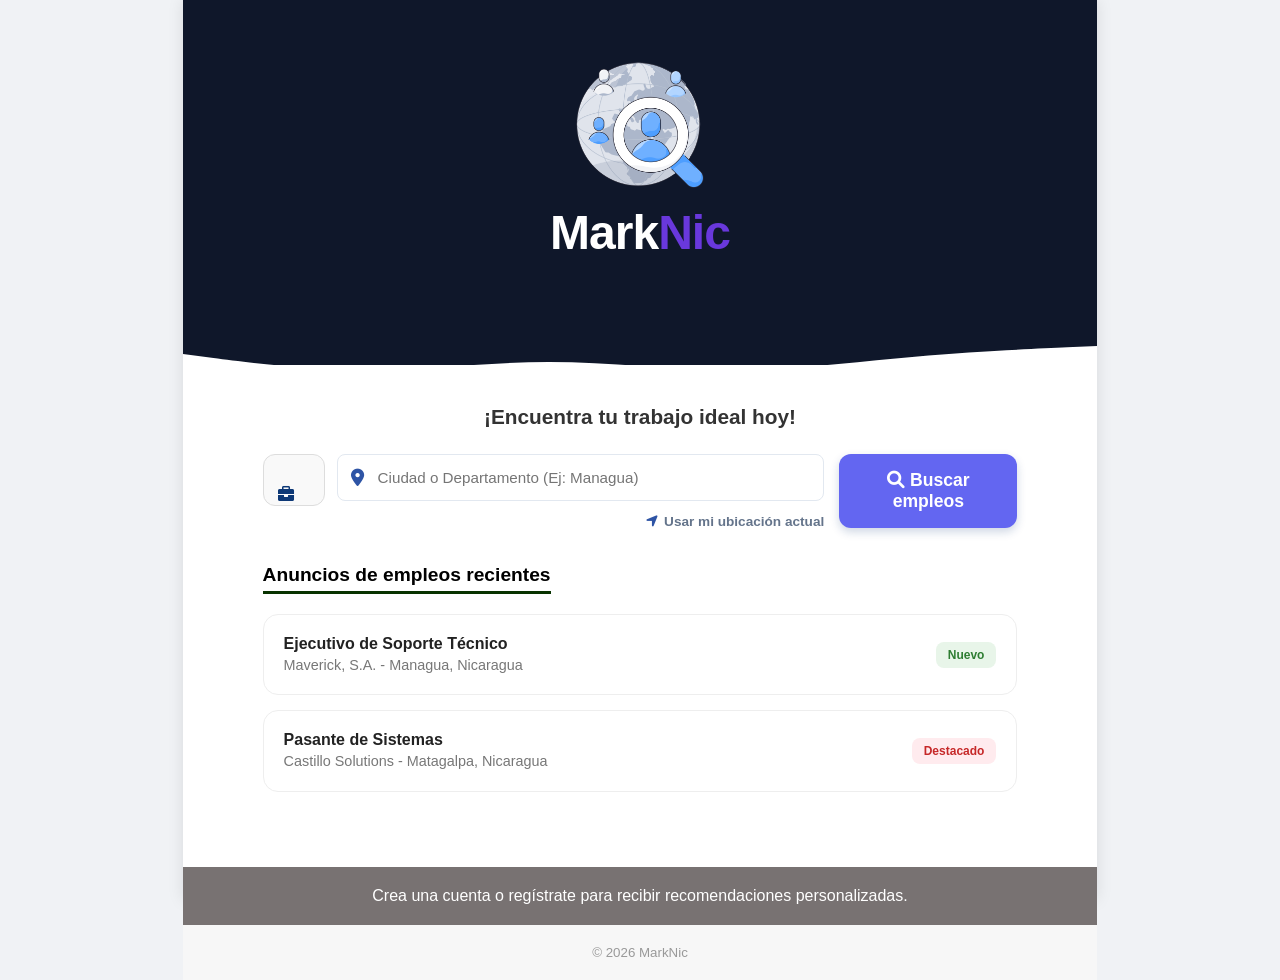
<file: index.html>
<html lang="es">

<head>
    <meta charset="UTF-8">
    <meta name="viewport" content="width=device-width, initial-scale=1.0">
    <title>MarkNic - Encuentra tu Empleo</title>
    <link rel="stylesheet" href="index.css">
    <link rel="stylesheet" href="https://cdnjs.cloudflare.com/ajax/libs/font-awesome/6.0.0-beta3/css/all.min.css">
</head>

<body>

    <div class="card-container">

        <div class="top-section">
            <div class="header-content">
                <img src="/Login/Logo Temp.png" alt="Icono MarkNic" class="world-icon">
                <h1 class="marknic-logo">
                    <span class="text-white">Mark</span><span class="text-purple">Nic</span>
                </h1>
            </div>

            <div class="curve-divider">
                <svg viewBox="0 0 1440 320" preserveAspectRatio="none">
                    <path fill="#ffffff"
                        d="M0,192L48,208C96,224,192,256,288,256C384,256,480,224,576,224C672,224,768,256,864,256C960,256,1056,224,1152,202.7C1248,181,1344,171,1392,165.3L1440,160L1440,320L1392,320C1344,320,1248,320,1152,320C1056,320,960,320,864,320C768,320,672,320,576,320C480,320,384,320,288,320C192,320,96,320,48,320L0,320Z">
                    </path>
                </svg>
            </div>
        </div>

        <div class="main-content">
            <h6 class="section-title">¡Encuentra tu trabajo ideal hoy!</h6>

            <form class="search-form" id="formBusqueda">
                <div class="search-inputs">
                    <div class="input-group">
                        <i class="fa fa-briefcase input-icon"></i>
                        <input type="text" id="cargo" placeholder="Cargo o área" required="">
                    </div>

                    <div style="width: 100%;">
                        <div style="position: relative; width: 100%;">
                            <i class="fas fa-map-marker-alt"
                                style="position: absolute; left: 14px; top: 50%; transform: translateY(-50%); color: #2e54a5; font-size: 1.1rem;"></i>

                            <input type="text" id="lugar" placeholder="Ciudad o Departamento (Ej: Managua)" required
                                autocomplete="off" oninput="filtrarDepartamentos()"
                                style="width: 100%; padding: 14px 15px 14px 40px; border: 1px solid #e2e8f0; border-radius: 8px; box-sizing: border-box; font-size: 0.95rem; outline: none;">

                            <ul id="sugerencias-lista"
                                style="display: none; position: absolute; top: 100%; left: 0; right: 0; background: white; border: 1px solid #e2e8f0; border-radius: 8px; max-height: 180px; overflow-y: auto; z-index: 1000; list-style: none; padding: 0; margin: 5px 0 0 0; box-shadow: 0 10px 15px -3px rgba(0,0,0,0.1);">
                            </ul>
                        </div>

                        <button type="button" onclick="obtenerUbicacion()"
                            style="background: transparent; color: #64748b; border: none; padding: 5px 0; margin-top: 8px; font-size: 0.85rem; font-weight: 600; cursor: pointer; width: 100%; display: flex; justify-content: flex-end; align-items: center; gap: 6px; transition: 0.3s;">
                            <i class="fas fa-location-arrow" style="color: #2e54a5;"></i> Usar mi ubicación actual
                        </button>
                    </div>


                </div>
                <button type="button" class="search-button" onclick="validarYEnviar()">
                    <i class="fa fa-search"></i> Buscar empleos
                </button>
            </form>

            <div class="extra-content">
                <div class="recent-jobs">
                    <h3>Anuncios de empleos recientes</h3>

                    <div class="job-card">
                        <div class="job-info">
                            <a href="/Inicio/2. indexoferta1.html" style="text-decoration: none; color: inherit;">
                                <strong>Ejecutivo de Soporte Técnico</strong>
                                <p>Maverick, S.A. - Managua, Nicaragua</p>
                            </a>
                        </div>
                        <span class="job-badge bg-new">Nuevo</span>
                    </div>

                    <div class="job-card">
                        <div class="job-info">
                            <a href="/Inicio/3. indexoferta2.html" style="text-decoration: none; color: inherit;">
                                <strong>Pasante de Sistemas</strong>
                                <p>Castillo Solutions - Matagalpa, Nicaragua</p>
                            </a>
                        </div>
                        <span class="job-badge bg-urgent">Destacado</span>
                    </div>
                </div>
            </div>
        </div>

        <div class="info-banner">
            <p>Crea una cuenta o regístrate para recibir recomendaciones personalizadas.</p>
        </div>

        <footer>
            <small>© 2026 MarkNic</small>
        </footer>
    </div>

    <script src="/Login/5. Valibusq.js"></script>

</body>

</html>
</file>
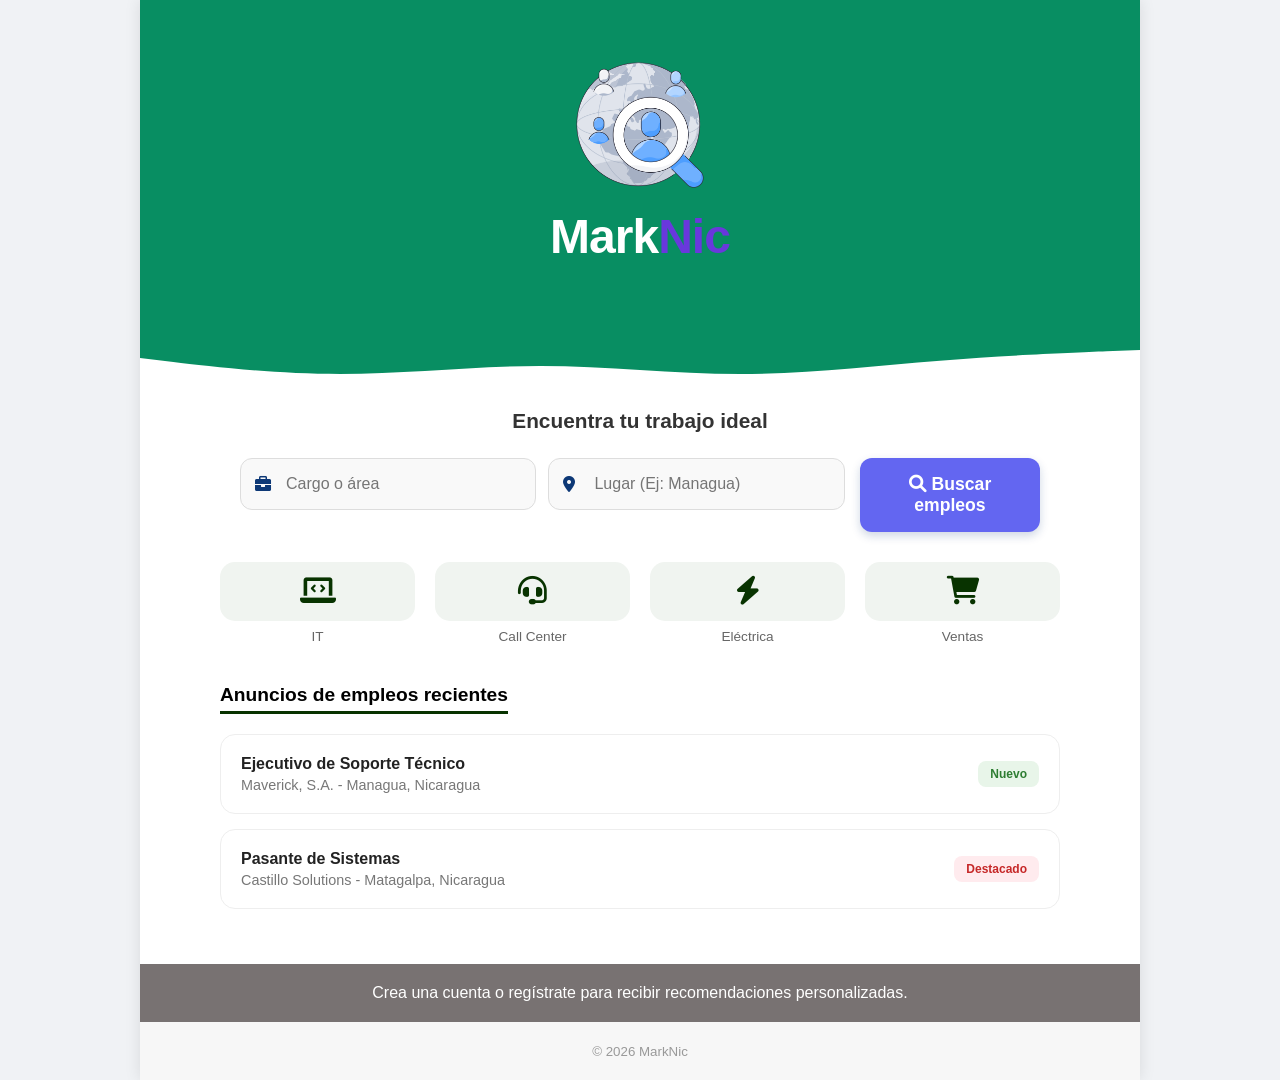
<file: Login/Index.html>
<!DOCTYPE html>
<html lang="es">
<head>
    <meta charset="UTF-8">
    <meta name="viewport" content="width=device-width, initial-scale=1.0">
    <title>MarkNic - Encuentra tu Empleo</title>
    <link rel="stylesheet" href="1. style-Buscador.css">
    <link rel="stylesheet" href="https://cdnjs.cloudflare.com/ajax/libs/font-awesome/6.0.0-beta3/css/all.min.css">
</head>
<body>

    <div class="card-container">
        
        <div class="top-section">
            <div class="header-content">
                <img src="Logo Temp.png" alt="Icono MarkNic" class="world-icon">
                <h1 class="marknic-logo">
                    <span class="text-white">Mark</span><span class="text-purple">Nic</span>
                </h1>
            </div>

            <div class="curve-divider">
                <svg viewBox="0 0 1440 320" preserveAspectRatio="none">
                    <path fill="#ffffff" d="M0,192L48,208C96,224,192,256,288,256C384,256,480,224,576,224C672,224,768,256,864,256C960,256,1056,224,1152,202.7C1248,181,1344,171,1392,165.3L1440,160L1440,320L1392,320C1344,320,1248,320,1152,320C1056,320,960,320,864,320C768,320,672,320,576,320C480,320,384,320,288,320C192,320,96,320,48,320L0,320Z"></path>
                </svg>
            </div>
        </div>

        <div class="main-content">
            <h6 class="section-title">Encuentra tu trabajo ideal</h6>
            
            <form class="search-form" id="formBusqueda">
                <div class="search-inputs">
                    <div class="input-group">
                        <i class="fa fa-briefcase input-icon"></i>
                        <input type="text" id="cargo" placeholder="Cargo o área" required>
                    </div>
                    <div class="input-group">
                        <i class="fa fa-map-marker-alt input-icon"></i>
                        <input type="text" id="lugar" placeholder="Lugar (Ej: Managua)" required>
                    </div>
                </div>
                <button type="button" class="search-button" onclick="validarYEnviar()">
                    <i class="fa fa-search"></i> Buscar empleos
                </button>
            </form>

            <div class="extra-content">
                <div class="categories-grid">
                    <div class="cat-item"><i class="fa fa-laptop-code"></i><span>IT</span></div>
                    <div class="cat-item"><i class="fa fa-headset"></i><span>Call Center</span></div>
                    <div class="cat-item"><i class="fa fa-bolt"></i><span>Eléctrica</span></div>
                    <div class="cat-item"><i class="fa fa-shopping-cart"></i><span>Ventas</span></div>
                </div>

                <div class="recent-jobs">
                    <h3>Anuncios de empleos recientes</h3>
                    
                    <div class="job-card">
                        <div class="job-info">
                            <strong>Ejecutivo de Soporte Técnico</strong>
                            <p>Maverick, S.A. - Managua, Nicaragua</p>
                        </div>
                        <span class="job-badge bg-new">Nuevo</span>
                    </div>
                    
                    <div class="job-card">
                        <div class="job-info">
                            <strong>Pasante de Sistemas</strong>
                            <p>Castillo Solutions - Matagalpa, Nicaragua</p>
                        </div>
                        <span class="job-badge bg-urgent">Destacado</span>
                    </div>
                </div>
            </div>
        </div>

        <div class="info-banner">
            <p>Crea una cuenta o regístrate para recibir recomendaciones personalizadas.</p>
        </div>

        <footer>
            <small>&copy; 2026 MarkNic</small>
        </footer>
    </div>

    <script src="5. Valibusq.js"></script>
</body>
</html>
</file>
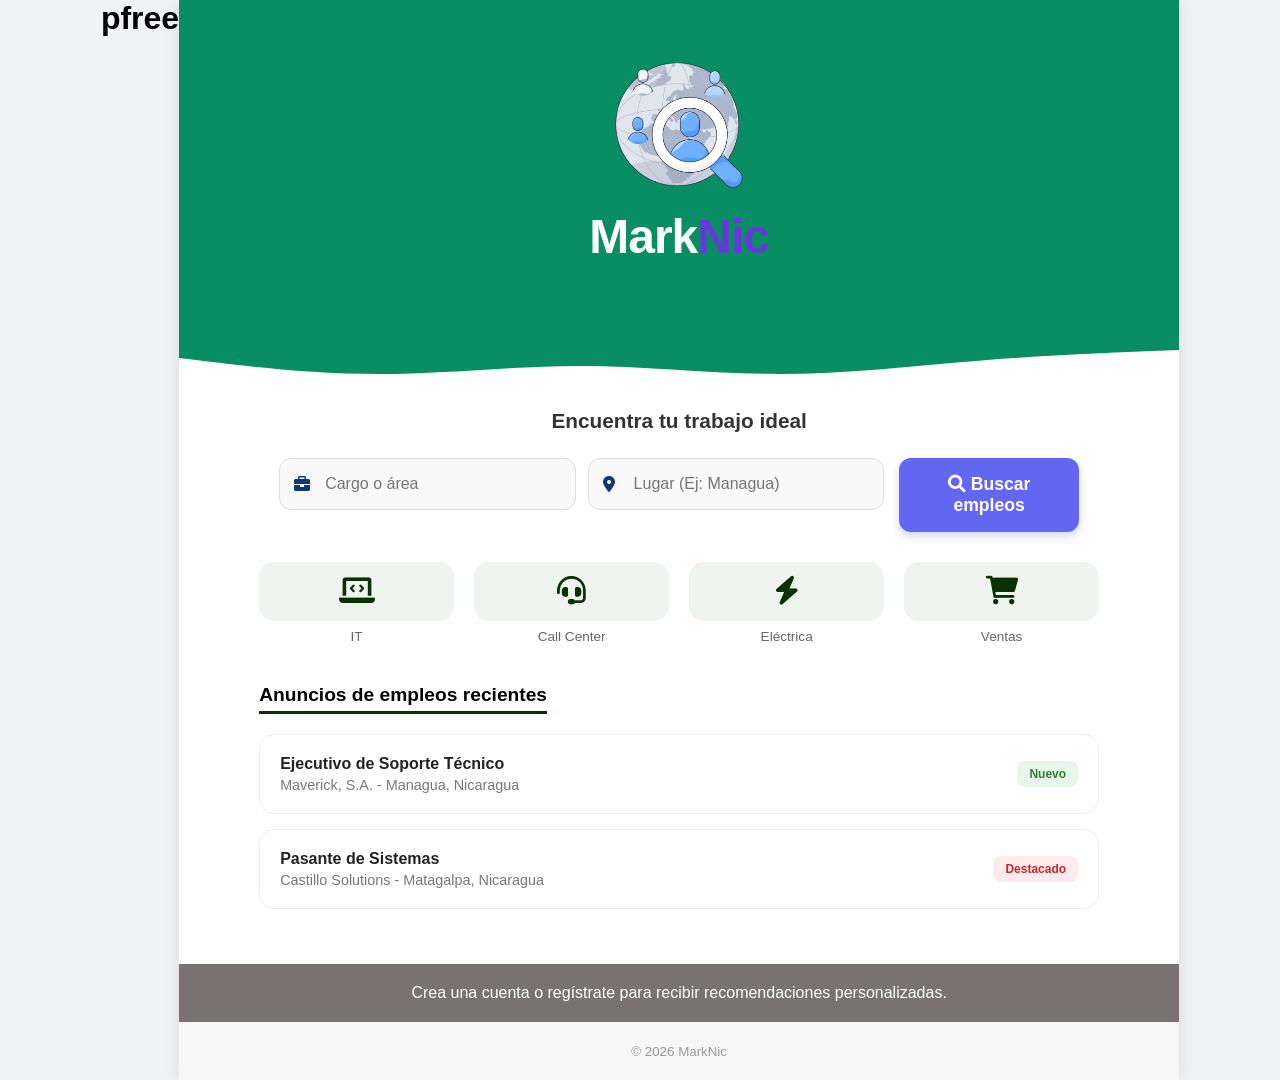
<file: Login/1. Buscador.html>
<!DOCTYPE html>
<html lang="es">
<head>
    <meta charset="UTF-8">
    <meta name="viewport" content="width=device-width, initial-scale=1.0">
    <title>MarkNic - Encuentra tu Empleo</title>
    <link rel="stylesheet" href="1. style-Buscador.css">
    <link rel="stylesheet" href="https://cdnjs.cloudflare.com/ajax/libs/font-awesome/6.0.0-beta3/css/all.min.css">
</head>
<h1>pfree</h1>
<body>

    <div class="card-container">
        
        <div class="top-section">
            <div class="header-content">
                <img src="Logo Temp.png" alt="Icono MarkNic" class="world-icon">
                <h1 class="marknic-logo">
                    <span class="text-white">Mark</span><span class="text-purple">Nic</span>
                </h1>
            </div>

            <div class="curve-divider">
                <svg viewBox="0 0 1440 320" preserveAspectRatio="none">
                    <path fill="#ffffff" d="M0,192L48,208C96,224,192,256,288,256C384,256,480,224,576,224C672,224,768,256,864,256C960,256,1056,224,1152,202.7C1248,181,1344,171,1392,165.3L1440,160L1440,320L1392,320C1344,320,1248,320,1152,320C1056,320,960,320,864,320C768,320,672,320,576,320C480,320,384,320,288,320C192,320,96,320,48,320L0,320Z"></path>
                </svg>
            </div>
        </div>

        <div class="main-content">
            <h6 class="section-title">Encuentra tu trabajo ideal</h6>
            
            <form class="search-form" id="formBusqueda">
                <div class="search-inputs">
                    <div class="input-group">
                        <i class="fa fa-briefcase input-icon"></i>
                        <input type="text" id="cargo" placeholder="Cargo o área" required>
                    </div>
                    <div class="input-group">
                        <i class="fa fa-map-marker-alt input-icon"></i>
                        <input type="text" id="lugar" placeholder="Lugar (Ej: Managua)" required>
                    </div>
                </div>
                <button type="button" class="search-button" onclick="validarYEnviar()">
                    <i class="fa fa-search"></i> Buscar empleos
                </button>
            </form>

            <div class="extra-content">
                <div class="categories-grid">
                    <div class="cat-item"><i class="fa fa-laptop-code"></i><span>IT</span></div>
                    <div class="cat-item"><i class="fa fa-headset"></i><span>Call Center</span></div>
                    <div class="cat-item"><i class="fa fa-bolt"></i><span>Eléctrica</span></div>
                    <div class="cat-item"><i class="fa fa-shopping-cart"></i><span>Ventas</span></div>
                </div>

                <div class="recent-jobs">
                    <h3>Anuncios de empleos recientes</h3>
                    
                    <div class="job-card">
                        <div class="job-info">
                            <strong>Ejecutivo de Soporte Técnico</strong>
                            <p>Maverick, S.A. - Managua, Nicaragua</p>
                        </div>
                        <span class="job-badge bg-new">Nuevo</span>
                    </div>
                    
                    <div class="job-card">
                        <div class="job-info">
                            <strong>Pasante de Sistemas</strong>
                            <p>Castillo Solutions - Matagalpa, Nicaragua</p>
                        </div>
                        <span class="job-badge bg-urgent">Destacado</span>
                    </div>
                </div>
            </div>
        </div>

        <div class="info-banner">
            <p>Crea una cuenta o regístrate para recibir recomendaciones personalizadas.</p>
        </div>

        <footer>
            <small>&copy; 2026 MarkNic</small>
        </footer>
    </div>

    <script src="5. Valibusq.js"></script>
</body>
</html>
</file>
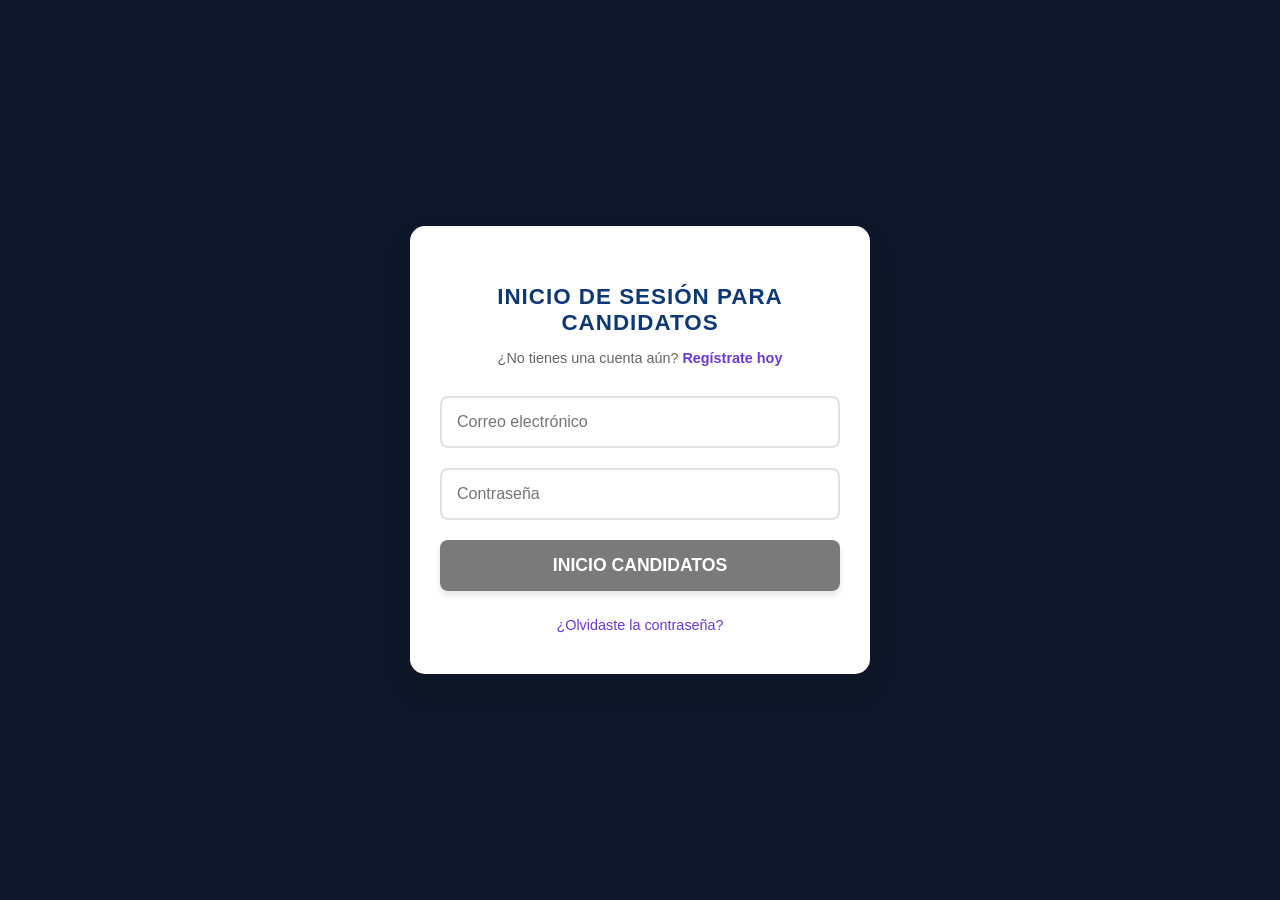
<file: Login/3. Iniciar Sesion.html>
<!DOCTYPE html>
<html lang="es">
<head>
    <meta charset="UTF-8">
    <meta name="viewport" content="width=device-width, initial-scale=1.0">
    <title>InicioSesion - MarkNic</title>

    <link rel="stylesheet" href="3. style-iniciarses.css">
</head>
<body>
    <div class="login-card">
        <h2 class="login-title">INICIO DE SESIÓN PARA CANDIDATOS</h2>
        
        <p class="register-link">¿No tienes una cuenta aún? <a href="#">Regístrate hoy</a></p>

        <form id="loginForm" class="login-form">
            <div class="input-wrapper">
                <input type="email" id="userEmail" placeholder="Correo electrónico" required>
            </div>

            <div class="input-wrapper">
                <input type="password" id="userPass" placeholder="Contraseña" required>
            </div>

            <button type="submit" class="btn-login-submit" id="btnLogin">
                INICIO CANDIDATOS
            </button>
        </form>

        <div class="login-footer">
            <a href="#" class="forgot-pass">¿Olvidaste la contraseña?</a>
        </div>
    </div>

</body>
</html>
</file>
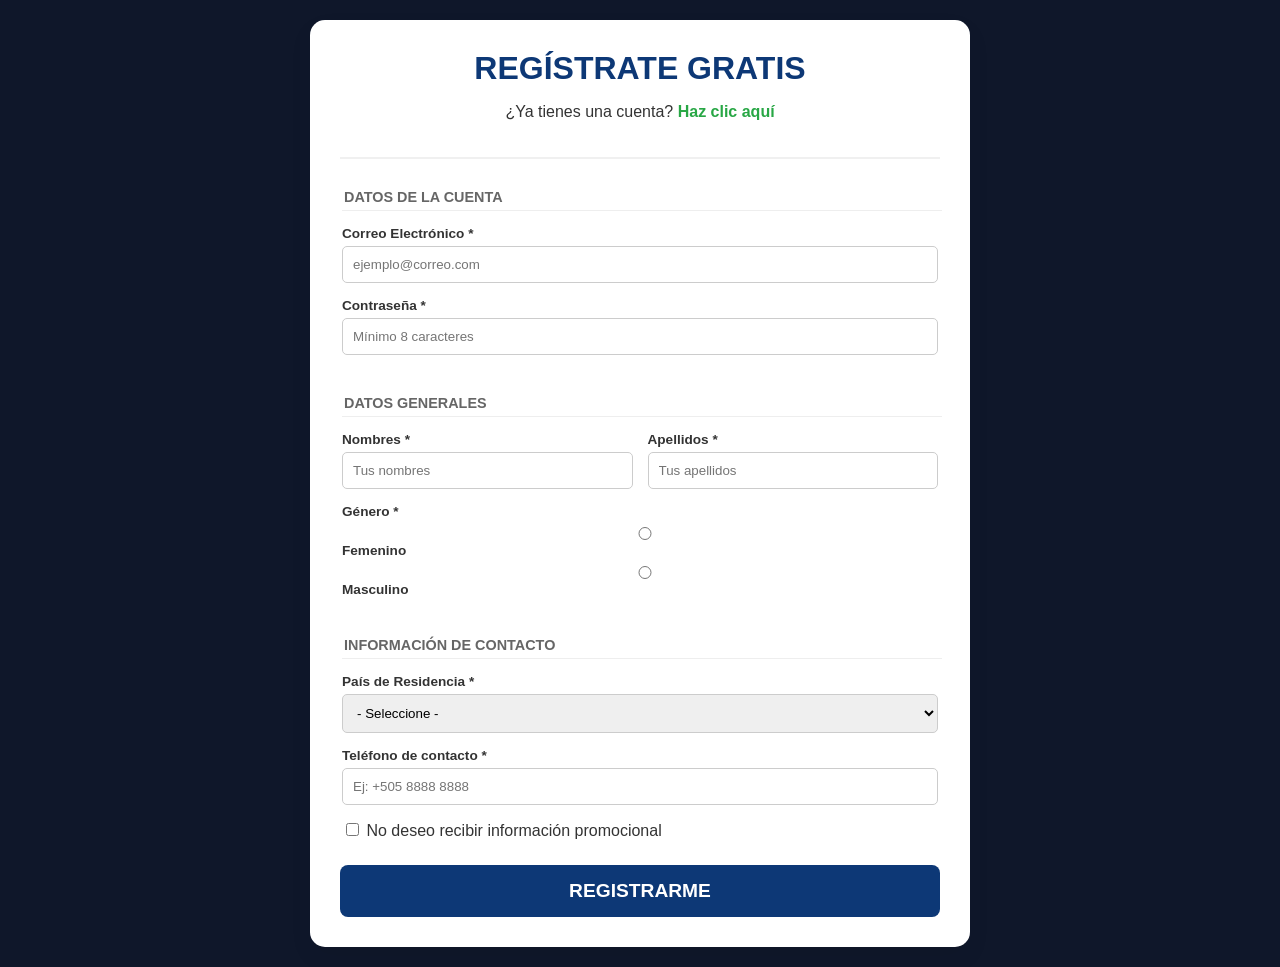
<file: Login/4. Registrarse.html>
<!DOCTYPE html>
<html lang="es">
<head>
    <meta charset="UTF-8">
    <meta name="viewport" content="width=device-width, initial-scale=1.0">
    <title>Registro - MarkNic</title>
    <link rel="stylesheet" href="4. style-regis.css">
</head>
<body>

    <div class="reg-container">
        <header class="reg-header">
            <h1>REGÍSTRATE GRATIS</h1>
            <p>¿Ya tienes una cuenta? <a href="Iniciar Sesion.html">Haz clic aquí</a></p>
        </header>

        <form id="registroForm" class="reg-form">
            
            <fieldset class="reg-section">
                <legend>DATOS DE LA CUENTA</legend>
                <div class="input-group">
                    <label>Correo Electrónico *</label>
                    <input type="email" id="regEmail" placeholder="ejemplo@correo.com" required>
                </div>
                <div class="input-group">
                    <label>Contraseña *</label>
                    <input type="password" id="regPass" placeholder="Mínimo 8 caracteres" required>
                </div>
            </fieldset>

            <fieldset class="reg-section">
                <legend>DATOS GENERALES</legend>
                <div class="row">
                    <div class="input-group">
                        <label>Nombres *</label>
                        <input type="text" placeholder="Tus nombres" required>
                    </div>
                    <div class="input-group">
                        <label>Apellidos *</label>
                        <input type="text" placeholder="Tus apellidos" required>
                    </div>
                </div>
                <div class="input-group">
                    <label>Género *</label>
                    <div class="radio-group">
                        <label><input type="radio" name="genero" value="F"> Femenino</label>
                        <label><input type="radio" name="genero" value="M"> Masculino</label>
                    </div>
                </div>
            </fieldset>

            <fieldset class="reg-section">
                <legend>INFORMACIÓN DE CONTACTO</legend>
                <div class="input-group">
                    <label>País de Residencia *</label>
                    <select required>
                        <option value="">- Seleccione -</option>
                        <option value="NI">Nicaragua</option>
                        <option value="CR">Costa Rica</option>
                        <option value="PA">Panamá</option>
                        <option value="SV">El Salvador</option>
                    </select>
                </div>
                <div class="input-group">
                    <label>Teléfono de contacto *</label>
                    <input type="tel" placeholder="Ej: +505 8888 8888" required>
                </div>
                
                <div class="checkbox-group">
                    <label><input type="checkbox"> No deseo recibir información promocional</label>
                </div>
            </fieldset>

            <button type="submit" class="btn-register" id="btnRegistrar">
                REGISTRARME
            </button>
        </form>
    </div>
</body>
</html>
</file>
<file: index.css>
/* --- ESTILOS GENERALES --- */
* {
    box-sizing: border-box;
    margin: 0;
    padding: 0;
}

html, body {
    font-family: 'Segoe UI', Arial, sans-serif;
    background-color: #f0f2f5;
    display: flex;
    justify-content: center;
    min-height: 100vh;
}

.card-container {
    width: 100%;
    /* Quitamos el max-width de 414px para que crezca en PC */
    max-width: 1000px; 
    background-color: #ffffff;
    min-height: 100vh;
    display: flex;
    flex-direction: column;
    position: relative;
    box-shadow: 0 0 15px rgba(0,0,0,0.1);
}

/* --- ZONA VERDE (TOP) --- */
.top-section {
    background-color: #0F172A; 
    padding: 60px 20px 100px 20px;
    text-align: center;
    position: relative;
}

.world-icon {
    max-width: 130px;
    height: auto;
    margin-bottom: 15px;
}

.marknic-logo {
    font-size: 3rem;
    font-weight: 800;
    margin-bottom: 25px;
    letter-spacing: -1px;
}
.text-white { color: #ffffff; }
.text-purple { color: #6938dc; }

.curve-divider {
    position: absolute;
    bottom: -1px;
    left: 0;
    width: 100%;
    height: 80px;
    z-index: 1;
}
.curve-divider svg {
    width: 100%;
    height: 100%;
    display: block;
}

/* --- ZONA BLANCA (CONTENIDO) --- */
.main-content {
    padding: 20px 40px 60px 40px;
    flex-grow: 1;
    z-index: 5;
    margin-top: -20px;
    background-color: #ffffff;
}

.section-title {
    font-size: 1.3rem;
    color: #333;
    margin-bottom: 25px;
    text-align: center;
    font-weight: 600;
}

/* FORMULARIO RESPONSIVO */
.search-form {
    display: flex;
    flex-direction: column;
    gap: 15px;
    max-width: 800px;
    margin: 0 auto 30px auto;
}

.search-inputs {
    display: flex;
    flex-direction: column;
    gap: 12px;
    width: 100%;
}

.input-group {
    position: relative;
    flex: 1;
}
.input-icon {
    position: absolute;
    left: 15px;
    top: 50%;
    transform: translateY(-50%);
    color: #0d3876;
}
.input-group input {
    width: 100%;
    padding: 16px 15px 16px 45px;
    border: 1px solid #ddd;
    border-radius: 12px;
    font-size: 1rem;
    background: #f9f9f9;
}

.search-button {
    width: 100%;
    padding: 18px;
    background-color: #6366f1;
    color: white;
    border: none;
    border-radius: 12px;
    font-size: 1.1rem;
    font-weight: bold;
    box-shadow: 0 4px 10px rgba(13, 56, 118, 0.2);
    cursor: pointer;
}

/* CATEGORÍAS */
/* */
.categories-grid .cat-item {
    text-decoration: none;
    display: inline-flex;
    align-items: center;
    gap: 8px;
    padding: 10px 20px;
    border-radius: 50px;
    font-size: 14px;
    font-weight: 600;
    color: white;
    transition: all 0.3s ease;
    margin-bottom: 5px;
}

/* Colores  */
.categories-grid .cat-item.it { background-color: #2e7d32; }
.categories-grid .cat-item.pasante { background-color: #455a64; }
.categories-grid .cat-item.electrica { background-color: #2563eb; }
.categories-grid .cat-item.ventas { background-color: #6b21a8; }

/* Efecto visual al pasar el mouse */
.categories-grid .cat-item:hover {
    transform: translateY(-2px);
    filter: brightness(1.1);
    box-shadow: 0 4px 10px rgba(0,0,0,0.2);
}

/* TARJETAS DE EMPLEO */
.recent-jobs h3 {
    font-size: 1.2rem;
    border-bottom: 3px solid #083300;
    display: inline-block;
    margin-bottom: 20px;
    padding-bottom: 5px;
}
.job-card {
    display: flex;
    justify-content: space-between;
    align-items: center;
    padding: 20px;
    border: 1px solid #eee;
    border-radius: 15px;
    margin-bottom: 15px;
    transition: 0.3s;
    background-color: #ffffff;
    gap: 15px;
}
.job-card:hover { box-shadow: 0 5px 15px rgba(0,0,0,0.05); }
.job-info { flex: 1;}

.job-info strong { font-size: 1rem; color: #222; display: block;}
.job-info p { font-size: 0.9rem; color: #777; margin-top: 4px; line-height: 1.2;}
.job-badge { font-size: 0.75rem; padding: 6px 12px; border-radius: 8px; font-weight: bold; white-space: nowrap; }
.bg-new { background: #e8f5e9; color: #2e7d32; }
.bg-urgent { background: #ffebee; color: #c62828; }

/* FOOTER */
.info-banner {
    background: #787272;
    color: white;
    padding: 20px;
    text-align: center;
    margin-top: 20px;
}
footer {
    padding: 20px;
    text-align: center;
    color: #999;
    background: #f7f7f7;
}

/* =========================================
   MEDIA QUERIES (PARA PC Y TABLETS)
   ========================================= */
@media (min-width: 768px) {
    /* En PC, ponemos los inputs en una sola fila */
    .search-inputs {
        flex-direction: row;
    }
    
    .search-form {
        flex-direction: row;
        align-items: flex-start;
    }
    
    .search-button {
        width: auto;
        padding: 16px 30px;
    }

    .main-content {
        padding: 40px 80px;
    }
}
/*
</file>
<file: Login/1. style-Buscador.css>
/* --- ESTILOS GENERALES --- */
* {
    box-sizing: border-box;
    margin: 0;
    padding: 0;
}

body {
    font-family: 'Segoe UI', Arial, sans-serif;
    background-color: #f0f2f5;
    display: flex;
    justify-content: center;
    min-height: 100vh;
}

.card-container {
    width: 100%;
    /* Quitamos el max-width de 414px para que crezca en PC */
    max-width: 1000px; 
    background-color: #ffffff;
    min-height: 100vh;
    display: flex;
    flex-direction: column;
    position: relative;
    box-shadow: 0 0 15px rgba(0,0,0,0.1);
}

/* --- ZONA VERDE (TOP) --- */
.top-section {
    background-color: #088e62; 
    padding: 60px 20px 100px 20px;
    text-align: center;
    position: relative;
}

.world-icon {
    max-width: 130px;
    height: auto;
    margin-bottom: 15px;
}

.marknic-logo {
    font-size: 3rem;
    font-weight: 800;
    margin-bottom: 25px;
    letter-spacing: -1px;
}
.text-white { color: #ffffff; }
.text-purple { color: #6938dc; }

.curve-divider {
    position: absolute;
    bottom: -1px;
    left: 0;
    width: 100%;
    height: 80px;
    z-index: 1;
}
.curve-divider svg {
    width: 100%;
    height: 100%;
    display: block;
}

/* --- ZONA BLANCA (CONTENIDO) --- */
.main-content {
    padding: 20px 40px;
    flex-grow: 1;
    z-index: 5;
    margin-top: -20px;
}

.section-title {
    font-size: 1.3rem;
    color: #333;
    margin-bottom: 25px;
    text-align: center;
    font-weight: 600;
}

/* FORMULARIO RESPONSIVO */
.search-form {
    display: flex;
    flex-direction: column;
    gap: 15px;
    max-width: 800px;
    margin: 0 auto 30px auto;
}

.search-inputs {
    display: flex;
    flex-direction: column;
    gap: 12px;
    width: 100%;
}

.input-group {
    position: relative;
    flex: 1;
}
.input-icon {
    position: absolute;
    left: 15px;
    top: 50%;
    transform: translateY(-50%);
    color: #0d3876;
}
.input-group input {
    width: 100%;
    padding: 16px 15px 16px 45px;
    border: 1px solid #ddd;
    border-radius: 12px;
    font-size: 1rem;
    background: #f9f9f9;
}

.search-button {
    width: 100%;
    padding: 18px;
    background-color: #6366f1;
    color: white;
    border: none;
    border-radius: 12px;
    font-size: 1.1rem;
    font-weight: bold;
    box-shadow: 0 4px 10px rgba(13, 56, 118, 0.2);
    cursor: pointer;
}

/* CATEGORÍAS */
.extra-content { 
    max-width: 850px; 
    margin: 30px auto 0 auto; 
}
.categories-grid {
    display: grid;
    grid-template-columns: repeat(auto-fit, minmax(80px, 1fr));
    gap: 20px;
    margin-bottom: 40px;
}
.cat-item { text-align: center; font-size: 0.85rem; color: #666; cursor: pointer; }
.cat-item i {
    display: block;
    font-size: 1.8rem;
    color: #083300;
    background: #f0f4f0;
    padding: 15px;
    border-radius: 15px;
    margin-bottom: 8px;
    transition: 0.3s;
}
.cat-item:hover i { background: #dceada; transform: translateY(-5px); }

/* TARJETAS DE EMPLEO */
.recent-jobs h3 {
    font-size: 1.2rem;
    border-bottom: 3px solid #083300;
    display: inline-block;
    margin-bottom: 20px;
    padding-bottom: 5px;
}
.job-card {
    display: flex;
    justify-content: space-between;
    align-items: center;
    padding: 20px;
    border: 1px solid #eee;
    border-radius: 15px;
    margin-bottom: 15px;
    transition: 0.3s;
}
.job-card:hover { box-shadow: 0 5px 15px rgba(0,0,0,0.05); }

.job-info strong { font-size: 1rem; color: #222; }
.job-info p { font-size: 0.9rem; color: #777; margin-top: 4px; }
.job-badge { font-size: 0.75rem; padding: 6px 12px; border-radius: 8px; font-weight: bold; }
.bg-new { background: #e8f5e9; color: #2e7d32; }
.bg-urgent { background: #ffebee; color: #c62828; }

/* FOOTER */
.info-banner {
    background: #787272;
    color: white;
    padding: 20px;
    text-align: center;
}
footer {
    padding: 20px;
    text-align: center;
    color: #999;
    background: #f7f7f7;
}

/* =========================================
   MEDIA QUERIES (PARA PC Y TABLETS)
   ========================================= */
@media (min-width: 768px) {
    /* En PC, ponemos los inputs en una sola fila */
    .search-inputs {
        flex-direction: row;
    }
    
    .search-form {
        flex-direction: row;
        align-items: flex-start;
    }
    
    .search-button {
        width: auto;
        padding: 16px 30px;
    }

    .main-content {
        padding: 40px 80px;
    }
}
/* 
body {

font-family: system-ui, -apple-system, BlinkMacSystemFont, 'Segoe UI', sans-serif;

margin: 0;

padding: 0;

}

header, footer {

background-color: #1976d2;

color: #fff;

padding: 1rem;

}

nav a {

color: #fff;

margin-right: 1rem;

text-decoration: none;

}

main {

padding: 1rem;

}

form {

display: flex;

flex-direction: column;

gap: 0.75rem;

}

label {

display: flex;

flex-direction: column;

font-size: 0.95rem;

}

input, button {

font-size: 1rem;

padding: 0.5rem;

}

button {

background-color: #1976d2;

color: #fff;

border: none;

border-radius: 4px;

} */
</file>
<file: Login/3. style-iniciarses.css>
/* --- ESTILO GENERAL --- */
body {
    font-family: 'Segoe UI', sans-serif;
    background-color: #0F172A;
    display: flex;
    justify-content: center;
    align-items: center;
    min-height: 100vh;
    margin: 0;
}

/* --- TARJETA DE LOGIN --- */
.login-card {
    background: #ffffff;
    width: 100%;
    max-width: 400px; /* Tamaño ideal para móvil */
    padding: 40px 30px;
    border-radius: 15px;
    box-shadow: 0 15px 35px rgba(0, 0, 0, 0.1);
    text-align: center;
    margin: 15px;
}

.login-title {
    color: #0d3876; /* El azul oscuro que usamos antes */
    font-size: 1.4rem;
    margin-bottom: 10px;
    letter-spacing: 1px;
}

.register-link {
    font-size: 0.9rem;
    color: #666;
    margin-bottom: 30px;
}

.register-link a {
    color: #6938dc; /* Verde para resaltar */
    text-decoration: none;
    font-weight: bold;
}

/* --- INPUTS --- */
.input-wrapper {
    margin-bottom: 20px;
}

.input-wrapper input {
    width: 100%;
    padding: 15px;
    border: 2px solid #e1e1e1;
    border-radius: 8px;
    font-size: 1rem;
    box-sizing: border-box;
    transition: border-color 0.3s ease;
}

.input-wrapper input:focus {
    outline: none;
    border-color: #0d3876; /* Cambia a azul al escribir */
}

/* --- BOTÓN CON EFECTOS (TRANSITION Y AFTER) --- */
.btn-login-submit {
    width: 100%;
    padding: 15px;
    background-color: #7a7a7a; /* Gris base como la imagen, pero con vida */
    color: white;
    border: none;
    border-radius: 8px;
    font-size: 1.1rem;
    font-weight: bold;
    cursor: pointer;
    position: relative;
    overflow: hidden; /* Necesario para el efecto brillo */
    transition: all 0.3s ease;
    box-shadow: 0 4px 6px rgba(0,0,0,0.1);
}

/* Hover: Cambia a verde al pasar el mouse */
.btn-login-submit:hover {
    background-color: #6938dc; 
    transform: translateY(-2px);
    box-shadow: 0 6px 12px rgba(40, 167, 69, 0.3);
}

/* El efecto "After" de brillo que cruza */
.btn-login-submit::after {
    content: "";
    position: absolute;
    top: -50%;
    left: -60%;
    width: 20%;
    height: 200%;
    background: rgba(255, 255, 255, 0.3);
    transform: rotate(30deg);
    transition: all 0.6s ease;
}

.btn-login-submit:hover::after {
    left: 130%;
}

/* --- FOOTER --- */
.login-footer {
    margin-top: 25px;
}

.forgot-pass {
    color: #6938dc;
    font-size: 0.9rem;
    text-decoration: none;
}

.forgot-pass:hover {
    text-decoration: underline;
}
</file>
<file: Login/4. style-regis.css>
/* --- RESETEO --- */
body {
    font-family: 'Segoe UI', Arial, sans-serif;
    background-color: #0F172A;
    margin: 0;
    padding: 20px;
    color: #333;
}

.reg-container {
    max-width: 600px;
    margin: 0 auto;
    background: white;
    padding: 30px;
    border-radius: 15px;
    box-shadow: 0 10px 25px rgba(0,0,0,0.05);
}

/* --- ENCABEZADO --- */
.reg-header {
    text-align: center;
    margin-bottom: 30px;
    border-bottom: 2px solid #f0f0f0;
    padding-bottom: 20px;
}

.reg-header h1 {
    color: #0d3876;
    font-size: 2rem;
    margin: 0;
}

.reg-header p a {
    color: #28a745;
    text-decoration: none;
    font-weight: bold;
}

/* --- SECCIONES DEL FORMULARIO --- */
.reg-section {
    border: none;
    margin-bottom: 25px;
    padding: 0;
}

.reg-section legend {
    font-weight: bold;
    color: #666;
    font-size: 0.9rem;
    margin-bottom: 15px;
    display: block;
    width: 100%;
    border-bottom: 1px solid #eee;
    padding-bottom: 5px;
}

.input-group {
    margin-bottom: 15px;
    text-align: left;
}

.input-group label {
    display: block;
    font-size: 0.85rem;
    margin-bottom: 5px;
    font-weight: 600;
}

.input-group input, .input-group select {
    width: 100%;
    padding: 10px;
    border: 1px solid #ccc;
    border-radius: 5px;
    box-sizing: border-box;
}

/* Diseño en filas (para Nombres y Apellidos) */
.row {
    display: flex;
    gap: 15px;
}
.row .input-group { flex: 1; }

/* --- BOTÓN REGISTRAR (CON TUS EFECTOS) --- */
.btn-register {
    width: 100%;
    padding: 15px;
    background-color: #0d3876;
    color: white;
    border: none;
    border-radius: 8px;
    font-size: 1.2rem;
    font-weight: bold;
    cursor: pointer;
    position: relative;
    overflow: hidden;
    transition: all 0.3s ease;
}

.btn-register:hover {
    background-color: #28a745; /* Cambia a verde */
    transform: translateY(-3px);
    box-shadow: 0 8px 15px rgba(40, 167, 69, 0.3);
}

.btn-register::after {
    content: "";
    position: absolute;
    top: -50%;
    left: -60%;
    width: 20%;
    height: 200%;
    background: rgba(255, 255, 255, 0.2);
    transform: rotate(30deg);
    transition: all 0.5s;
}

.btn-register:hover::after {
    left: 120%;
}

/* Responsive para celulares */
@media (max-width: 480px) {
    .row { flex-direction: column; gap: 0; }
}
</file>
